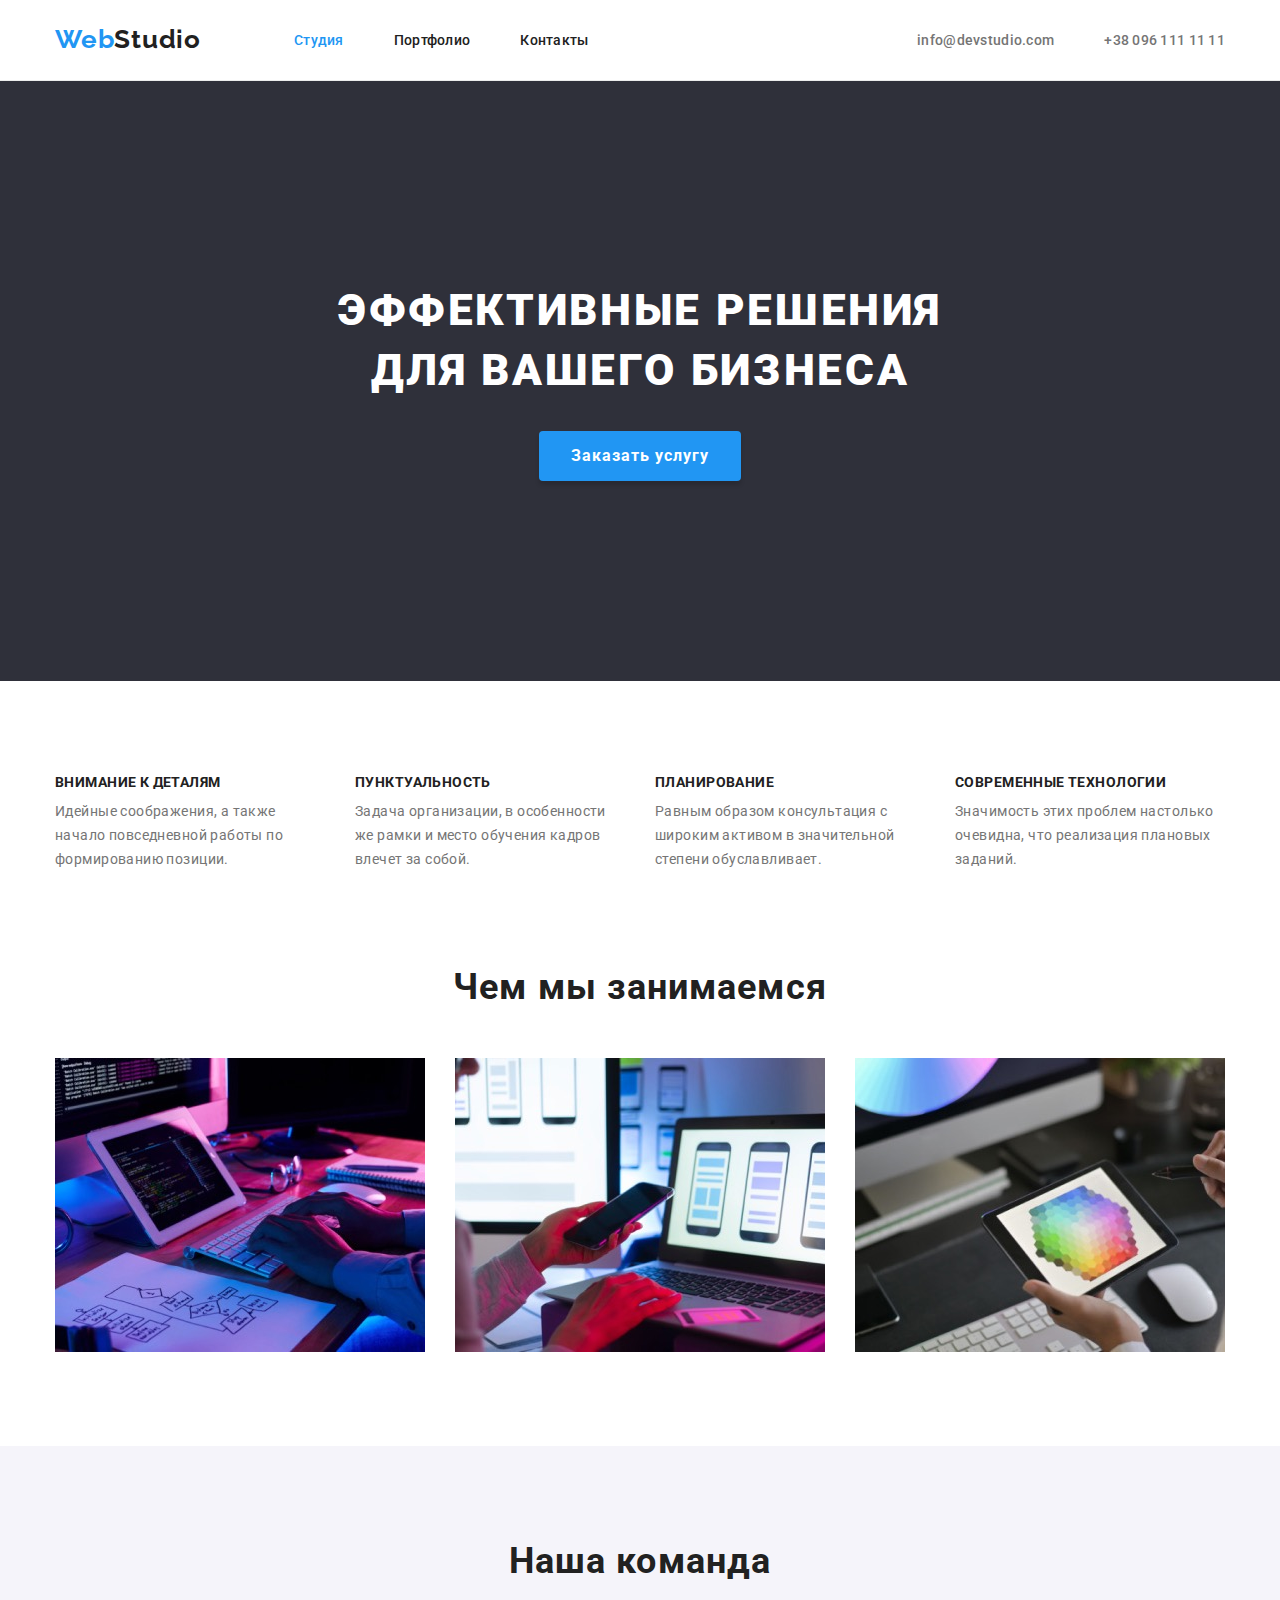
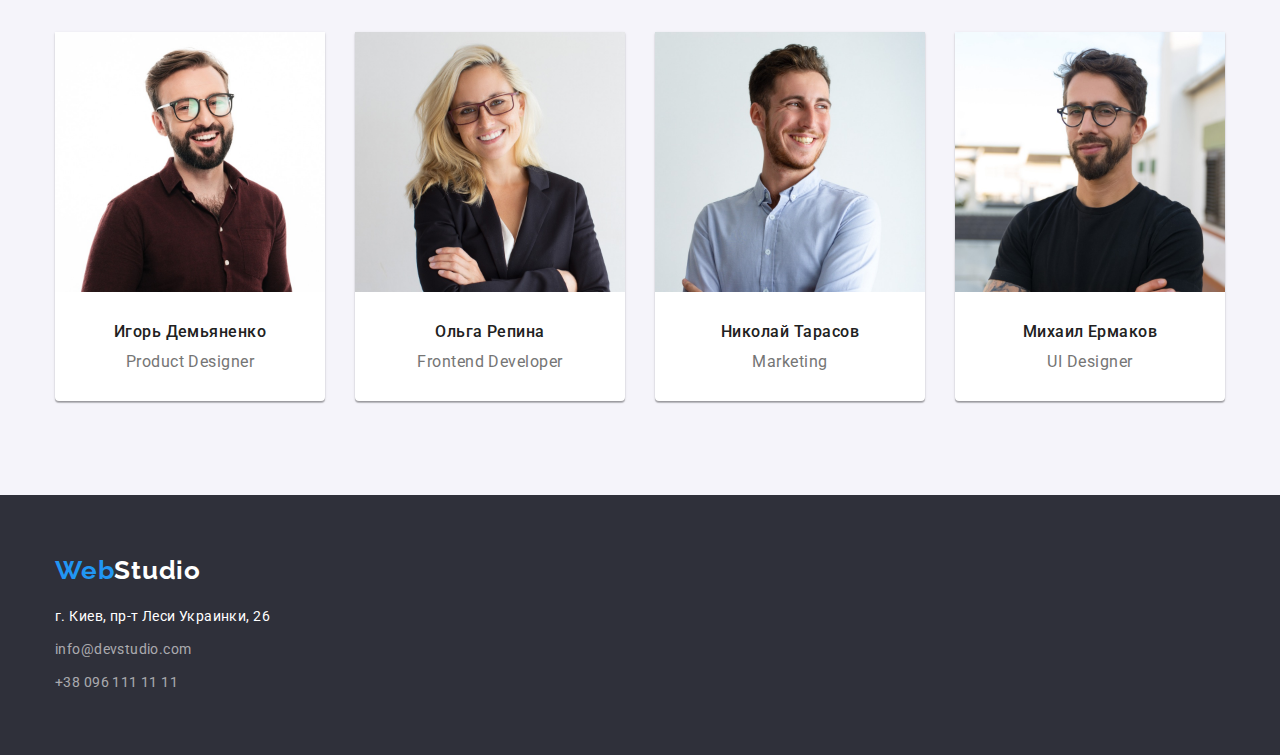
<file: index.html>
<!DOCTYPE html>
<html lang="ru">

<head>
    <meta charset="UTF-8">
    <meta http-equiv="X-UA-Compatible" content="IE=edge">
    <meta name="viewport" content="width=device-width, initial-scale=1.0">
    <title>WebStudio</title>
    <link rel="preconnect" href="https://fonts.googleapis.com">
    <link rel="preconnect" href="https://fonts.gstatic.com" crossorigin>
    <link
        href="https://fonts.googleapis.com/css2?family=Raleway:wght@700&family=Roboto:wght@400;500;700;900&display=swap"
        rel="stylesheet">
    <link rel="stylesheet"
        href="https://cdnjs.cloudflare.com/ajax/libs/modern-normalize/1.1.0/modern-normalize.min.css">
    <link rel="stylesheet" href="./css/styles.css">
</head>

<body>
    <header class="header">
        <div class="container main-nav">
            <nav class="header-nav">
                <a class="header-logo link" href="./index.html"> Web<span class="studio-logo">Studio</span> </a>
                <ul class="header-list list">
                    <li class="header-item"><a class="header-link link current" href="./index.html">Студия</a></li>
                    <li class="header-item"><a class="header-link link" href="./portfolio.html">Портфолио</a></li>
                    <li class="header-item"><a class="header-link link" href="">Контакты</a></li>
                </ul>
            </nav>

            <ul class="header-contact list">
                <li class="header-contact-item"><a class="header-mail link"
                        href="mailto:info@devstudio.com">info@devstudio.com</a></li>
                <li class="header-contact-item"><a class="header-tel link" href="tel:+380961111111">+38 096 111 11
                        11</a></li>
            </ul>
        </div>
    </header>

    <main>
        <section class="hero section">
            <div class="container">
                <h1 class="hero-title">Эффективные решения для вашего бизнеса</h1>
                <button type="button" class="hero-btn">Заказать услугу</button>
            </div>
        </section>

        <section class="about section">
            <div class="container">
                <h2 class="about-title visually-hidden"> О нас</h2>
                <ul class="about-list list">
                    <li class="about-item">
                        <h3 class="about-item-title">Внимание к деталям</h3>
                        <p class="about-item-text">Идейные соображения, а также начало повседневной работы по
                            формированию
                            позиции.</p>
                    </li>
                    <li class="about-item">
                        <h3 class="about-item-title">Пунктуальность</h3>
                        <p class="about-item-text">Задача организации, в особенности же рамки и место обучения кадров
                            влечет
                            за собой.</p>
                    </li>
                    <li class="about-item">
                        <h3 class="about-item-title">Планирование</h3>
                        <p class="about-item-text">Равным образом консультация с широким активом в значительной степени
                            обуславливает.</p>
                    </li>
                    <li class="about-item">
                        <h3 class="about-item-title">Современные технологии</h3>
                        <p class="about-item-text">Значимость этих проблем настолько очевидна, что реализация плановых
                            заданий.</p>
                    </li>
                </ul>
            </div>
        </section>

        <section class="we-do section">
            <div class="container">
                <h2 class="we-do-title">Чем мы занимаемся</h2>
                <ul class="we-do-list list">
                    <li class="we-do-item">
                        <img src="./images/about-img1.jpg" alt="Набор кода" width="370" height="294">
                    </li>
                    <li class="we-do-item">
                        <img src="./images/about-img2.jpg" alt="Мобильные приложения на экране" width="370"
                            height="294">
                    </li>
                    <li class="we-do-item">
                        <img src="./images/about-img3.jpg" alt="Цветовая палитра" width="370" height="294">
                    </li>
                </ul>
            </div>
        </section>

        <section class="team section">
            <div class="container">
                <h2 class="team-title">Наша команда</h2>
                <ul class="team-list list">
                    <li class="team-item">
                        <img src="./images/team-img1.jpg" alt="Игорь из команды" width="270" height="260">
                        <div class="team-content">
                            <h3 class="team-name">Игорь Демьяненко</h3>
                            <p class="team-job" lang="en">Product Designer</p>
                        </div>

                    </li>
                    <li class="team-item"><img src="./images/team-img2.jpg" alt="Ольга из команды" width="270"
                            height="260">
                        <div class="team-content">
                            <h3 class="team-name">Ольга Репина</h3>
                            <p class="team-job" lang="en">Frontend Developer</p>
                        </div>

                    </li>
                    <li class="team-item"><img src="./images/team-img3.jpg" alt="Николай из команды" width="270"
                            height="260">
                        <div class="team-content">
                            <h3 class="team-name">Николай Тарасов</h3>
                            <p class="team-job" lang="en">Marketing</p>
                        </div>

                    </li>
                    <li class="team-item">
                        <img src="./images/team-img4.jpg" alt="Михаил из команды" width="270" height="260">
                        <div class="team-content">
                            <h3 class="team-name">Михаил Ермаков</h3>
                            <p class="team-job" lang="en">UI Designer</p>
                        </div>

                    </li>
                </ul>
            </div>
        </section>
    </main>

    <footer class="footer section">
        <div class="container">
            <a class="footer-logo link" href="./index.html">
                Web<span class="footer-studio-logo">Studio</span></a>
            <address class="footer-address">
                <ul class="footer-list list">
                    <li class="footer-item"><a class="footer-address-link link"
                            href=" https://goo.gl/maps/7TcgNuWg4YXk1nS88"> г.
                            Киев, пр-т Леси Украинки,
                            26</a></li>
                    <li class="footer-item">
                        <a class="footer-mail link" href="mailto:info@devstudio.com">info@devstudio.com</a></li>
                    <li class="footer-item">
                        <a class="footer-tel link" href="tel:+380961111111">+38 096 111 11 11</a></li>
                </ul>
            </address>
        </div>
    </footer>
</body>

</html>
</file>
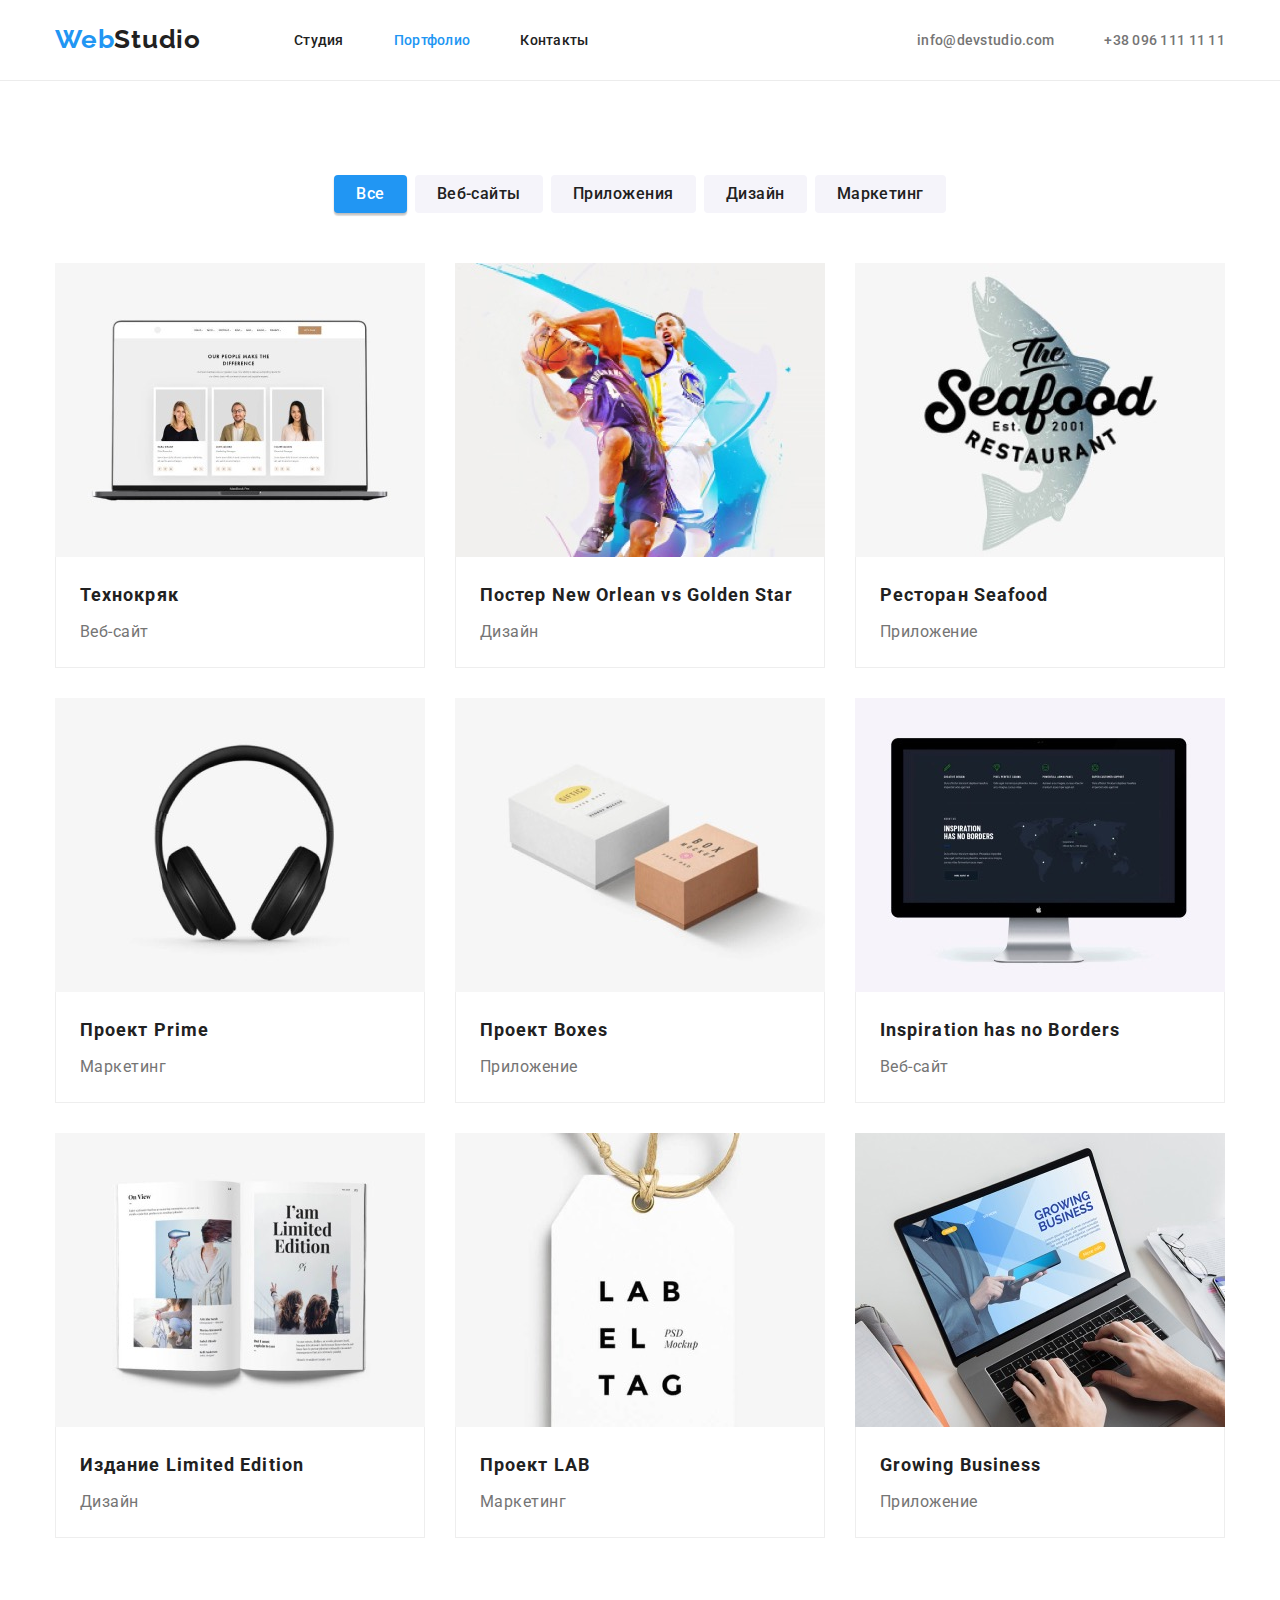
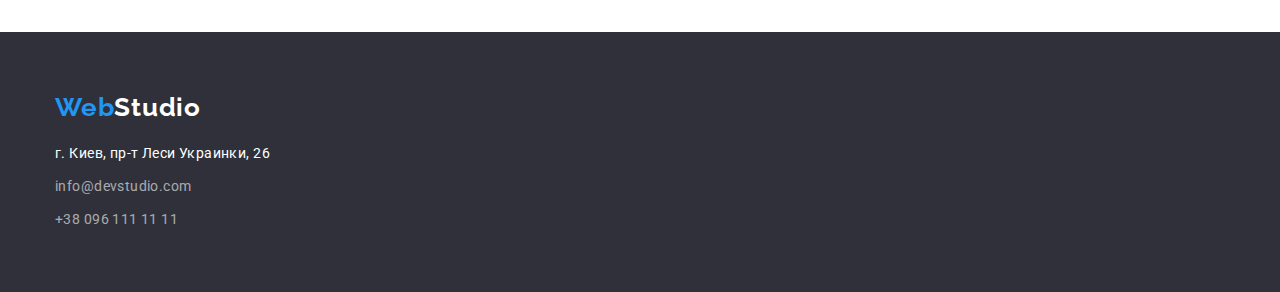
<file: portfolio.html>
<!DOCTYPE html>
<html lang="ru">

<head>
    <meta charset="UTF-8">
    <meta http-equiv="X-UA-Compatible" content="IE=edge">
    <meta name="viewport" content="width=device-width, initial-scale=1.0">
    <title>Портфолио</title>
    <link rel="preconnect" href="https://fonts.googleapis.com">
    <link rel="preconnect" href="https://fonts.gstatic.com" crossorigin>
    <link
        href="https://fonts.googleapis.com/css2?family=Raleway:wght@700&family=Roboto:wght@400;500;700;900&display=swap"
        rel="stylesheet">
    <link rel="stylesheet"
        href="https://cdnjs.cloudflare.com/ajax/libs/modern-normalize/1.1.0/modern-normalize.min.css">
    <link rel="stylesheet" href="./css/styles.css">
</head>

<body>
    <header class="header">
        <div class="container main-nav">
            <nav class="header-nav">
                <a class="header-logo link" href="./index.html"> Web<span class="studio-logo">Studio</span> </a>
                <ul class="header-list list">
                    <li class="header-item"><a class="header-link link" href="./index.html">Студия</a></li>
                    <li class="header-item"><a class="header-link link current" href="./portfolio.html">Портфолио</a>
                    </li>
                    <li class="header-item"><a class="header-link link" href="">Контакты</a></li>
                </ul>
            </nav>

            <ul class="header-contact list">
                <li class="header-contact-item"><a class="header-mail link"
                        href="mailto:info@devstudio.com">info@devstudio.com</a></li>
                <li class="header-contact-item"><a class="header-tel link" href="tel:+380961111111">+38 096 111 11
                        11</a></li>
            </ul>
        </div>
    </header>

    <main>

        <section class="products section">
            <h1 class="products-title visually-hidden">Наши продукты</h1>
            <div class="container">
                <ul class="products-nav list">
                    <li class="products-nav-item"><button class="products-nav-btn current-btn"
                            type="button">Все</button>
                    </li>
                    <li class="products-nav-item"><button class="products-nav-btn" type="button">Веб-сайты</button></li>
                    <li class="products-nav-item"><button class="products-nav-btn" type="button">Приложения</button>
                    </li>
                    <li class="products-nav-item"><button class="products-nav-btn" type="button">Дизайн</button></li>
                    <li class="products-nav-item"><button class="products-nav-btn" type="button">Маркетинг</button></li>
                </ul>

                <ul class="products-list list">
                    <li class="products-item"><a class="products-link link" href=""><img src="./images/technocrack.jpg"
                                alt="сайт Технокряк" width="370" height="294">
                            <div class="border-wrap">
                                <h2 class="products-item-title">Технокряк</h2>
                                <p class="products-item-text">Веб-сайт</p>
                            </div>

                        </a>
                    </li>
                    <li class="products-item"><a class="products-link link" href=""><img
                                src="./images/poster-new-orleans.jpg" alt="постер New Orleans" width="370" height="294">
                            <div class="border-wrap">
                                <h2 class="products-item-title">Постер <span lang="en">New Orlean vs Golden Star</span>
                                </h2>
                                <p class="products-item-text">Дизайн</p>
                            </div>
                        </a>
                    </li>
                    <li class="products-item"><a class="products-link link" href=""><img src="./images/seafood-rest.jpg"
                                alt="лого приложения ресторана Seafood" width="370" height="294">
                            <div class="border-wrap">
                                <h2 class="products-item-title">Ресторан <span lang="en">Seafood</span></h2>
                                <p class="products-item-text">Приложение</p>
                            </div>
                        </a>
                    </li>
                    <li class="products-item"><a class="products-link link" href=""><img
                                src="./images/project-prime.jpg" alt="наушники" width="370" height="294">
                            <div class="border-wrap">
                                <h2 class="products-item-title">Проект <span lang="en">Prime</span></h2>
                                <p class="products-item-text">Маркетинг</p>
                            </div>

                        </a>
                    </li>
                    <li class="products-item"><a class="products-link link" href=""> <img
                                src="./images/project-boxes.jpg" alt="проект boxes" width="370" height="294">
                            <div class="border-wrap">
                                <h2 class="products-item-title">Проект <span lang="en">Boxes</span></h2>
                                <p class="products-item-text">Приложение</p>
                            </div>

                        </a>
                    </li>
                    <li class="products-item"><a class="products-link link" href=""> <img
                                src="./images/insp-no-borders.jpg" alt="сайт Inspiration has no Borders" width="370"
                                height="294">
                            <div class="border-wrap">
                                <h2 class="products-item-title" lang="en">Inspiration has no Borders</h2>
                                <p class="products-item-text">Веб-сайт</p>
                            </div>

                        </a>
                    </li>
                    <li class="products-item"><a class="products-link link" href=""> <img src="./images/lim-edition.jpg"
                                alt="фото журнала Limited Edition" width="370" height="294">
                            <div class="border-wrap">
                                <h2 class="products-item-title">Издание <span lang="en">Limited Edition</span></h2>
                                <p class="products-item-text">Дизайн</p>
                            </div>

                        </a>
                    </li>
                    <li class="products-item"><a class="products-link link" href=""> <img src="./images/project-lab.jpg"
                                alt="лого проекта LAB" width="370" height="294">
                            <div class="border-wrap">
                                <h2 class="products-item-title">Проект <span lang="en">LAB</span></h2>
                                <p class="products-item-text">Маркетинг</p>
                            </div>

                        </a>
                    </li>
                    <li class="products-item"><a class="products-link link" href=""> <img
                                src="./images/growing-business.jpg" alt="приложение Growing Business на компьютере"
                                width="370" height="294">
                            <div class="border-wrap">
                                <h2 class="products-item-title" lang="en">Growing Business</h2>
                                <p class="products-item-text">Приложение</p>
                            </div>

                        </a>
                    </li>
                </ul>
            </div>
        </section>

    </main>
    <footer class="footer section">
        <div class="container">
            <a class="footer-logo link" href="./index.html">
                Web<span class="footer-studio-logo">Studio</span></a>
            <address class="footer-address">
                <ul class="footer-list list">
                    <li class="footer-item"><a class="footer-address-link link"
                            href=" https://goo.gl/maps/7TcgNuWg4YXk1nS88"> г.
                            Киев, пр-т Леси Украинки,
                            26</a></li>
                    <li class="footer-item">
                        <a class="footer-mail link" href="mailto:info@devstudio.com">info@devstudio.com</a></li>
                    <li class="footer-item">
                        <a class="footer-tel link" href="tel:+380961111111">+38 096 111 11 11</a></li>
                </ul>
            </address>
        </div>

    </footer>
</body>

</html>
</file>
<file: css/styles.css>
:root {
  --white-color: #ffffff;
  --black-color: #212121;
  --gray-color: #757575;
  --ash-color: #f5f4fa;
  --light-gray-color: rgba(255, 255, 255, 0.6);
  --dark-gray-color: #2f303a;
  --accent-color: #2196f3;
  --btn-hover-color: #188ce8;
}

/* .............UTILITIES................ */

.visually-hidden {
  position: absolute;
  width: 1px;
  height: 1px;
  margin: -1px;
  border: 0;
  padding: 0;
  white-space: nowrap;
  clip-path: inset(100%);
  clip: rect(0 0 0 0);
  overflow: hidden;
}

p,
h1,
h2,
h3,
h4,
h5,
h6 {
  margin: 0;
}

ul {
  margin: 0;
  padding: 0;
}

body {
  font-family: "Roboto", sans-serif;
  color: var(--black-color);
}

img {
  display: block;
  max-width: 100%;
  height: auto;
}

.list {
  list-style: none;
}

.link {
  text-decoration: none;
}

.section {
  padding-top: 94px;
  padding-bottom: 94px;
}

.container {
  width: 1200px;
  padding: 0 15px;
  margin: 0 auto;
}

/* .............LOGO................ */

.header-logo,
.footer-logo {
  font-family: "Raleway", sans-serif;
  font-weight: 700;
  font-size: 26px;
  line-height: 1.19;
  letter-spacing: 0.03em;
  color: var(--accent-color);
}

.header-logo {
  display: block;
  padding-top: 24px;
  padding-bottom: 25px;
  margin-right: 93px;
}

.studio-logo {
  font-family: "Raleway", sans-serif;
  font-weight: 700;
  font-size: 26px;
  line-height: 1.19;
  letter-spacing: 0.03em;
  color: var(--black-color);
}

.footer-studio-logo {
  font-family: "Raleway", sans-serif;
  font-weight: 700;
  font-size: 26px;
  line-height: 1.19;
  letter-spacing: 0.03em;
  color: var(--white-color);
}

/* ----------------------- STUDIO --------------------- */

/* .............HEADER................ */

.header {
  border-bottom: 1px solid #ececec;
}

.main-nav,
.header-list {
  display: flex;
  align-items: center;
}

.header-nav {
  display: flex;
  margin-right: auto;
}

.header-item:not(:last-child) {
  margin-right: 50px;
}

.header-link {
  padding: 32px 0 32px 0;

  font-weight: 500;
  font-size: 14px;
  line-height: 1.14;
  letter-spacing: 0.02em;
  color: var(--black-color);
}

.header-contact {
  display: flex;
}

.header-contact-item:not(:last-child) {
  margin-right: 50px;
}

.header-link:hover,
.header-link:focus,
.header-mail:hover,
.header-mail:focus,
.header-tel:hover,
.header-tel:focus,
.header-list .link.current {
  color: var(--accent-color);
}

.header-mail,
.header-tel {
  padding: 32px 0 32px 0;

  font-weight: 500;
  font-size: 14px;
  line-height: 1.14;
  letter-spacing: 0.02em;
  color: var(--gray-color);
}

/* .............HERO................ */

.hero {
  background-color: var(--dark-gray-color);
}

.hero.section {
  padding-top: 200px;
  padding-bottom: 200px;
}

.hero-title {
  margin-bottom: 30px;
  margin-left: auto;
  margin-right: auto;
  max-width: 696px;

  font-weight: 900;
  font-size: 44px;
  line-height: 1.36;
  text-align: center;
  letter-spacing: 0.06em;
  text-transform: uppercase;
  color: var(--white-color);
}

.hero-btn {
  display: flex;
  margin-left: auto;
  margin-right: auto;
  padding: 10px 32px;

  font-family: inherit;
  font-weight: 700;
  font-size: 16px;
  line-height: 1.87;
  display: flex;
  align-items: center;
  text-align: center;
  letter-spacing: 0.06em;
  cursor: pointer;
  background-color: var(--accent-color);
  color: var(--white-color);
  box-shadow: 0px 4px 4px rgba(0, 0, 0, 0.15);
  border-radius: 4px;
  border: none;
}

.hero-btn:hover,
.hero-btn:focus {
  background-color: var(--btn-hover-color);
}

/* .............ABOUT................ */

.about-list {
  display: flex;
}

.about-item {
  flex-basis: calc((100% - 60px) / 4);
}

.about-item:not(:last-child) {
  margin-right: 30px;
}

.about-item-title {
  margin-bottom: 10px;

  font-weight: 700;
  font-size: 14px;
  line-height: 1.14;
  letter-spacing: 0.03em;
  text-transform: uppercase;
  color: var(--black-color);
}

.about-item-text {
  font-size: 14px;
  line-height: 1.71;
  letter-spacing: 0.03em;
  color: var(--gray-color);
}

/* .............WHAT WE DO................ */

.we-do.section {
  padding-top: 0px;
}

.we-do-title {
  margin-bottom: 50px;

  font-weight: 700;
  font-size: 36px;
  line-height: 1.17;
  text-align: center;
  letter-spacing: 0.03em;
  color: var(--black-color);
}

.we-do-list {
  display: flex;
}

.we-do-item:not(:last-child) {
  margin-right: 30px;
}

.we-do-item {
  flex-basis: calc((100% - 60px) / 3);
}

/* .............TEAM................ */

.team {
  background-color: var(--ash-color);
}

.team-title {
  margin-bottom: 50px;

  font-weight: 700;
  font-size: 36px;
  line-height: 1.17;
  text-align: center;
  letter-spacing: 0.03em;
  color: var(--black-color);
}

.team-list {
  display: flex;
}

.team-item {
  flex-basis: calc((100% - 60px) / 4);

  background-color: var(--white-color);
  box-shadow: 0px 1px 3px rgba(0, 0, 0, 0.12), 0px 1px 1px rgba(0, 0, 0, 0.14),
    0px 2px 1px rgba(0, 0, 0, 0.2);
  border-radius: 0px 0px 4px 4px;
}

.team-item:not(:last-child) {
  margin-right: 30px;
}

.team-content {
  padding-top: 30px;
  padding-bottom: 30px;
  text-align: center;
}

.team-name {
  margin-bottom: 10px;

  font-weight: 500;
  font-size: 16px;
  line-height: 1.19;
  letter-spacing: 0.03em;
  color: var(--black-color);
}

.team-job {
  font-size: 16px;
  line-height: 1.19;
  letter-spacing: 0.03em;
  color: var(--gray-color);
}

/* .............FOOTER................ */

.footer {
  display: flex;
  align-content: center;
  background-color: var(--dark-gray-color);
}

.footer.section {
  padding-top: 60px;
  padding-bottom: 60px;
}

.footer-logo {
  display: flex;
  margin-bottom: 20px;
}

.footer-item:not(:last-child) {
  margin-bottom: 9px;
}

.footer-address-link {
  font-style: normal;
  font-size: 14px;
  line-height: 1.71;
  letter-spacing: 0.03em;
  color: var(--white-color);
}

.footer-mail,
.footer-tel {
  font-style: normal;
  font-size: 14px;
  line-height: 1.71;
  letter-spacing: 0.03em;
  color: var(--light-gray-color);
}

.footer-mail:hover,
.footer-mail:focus,
.footer-tel:hover,
.footer-tel:focus {
  color: var(--accent-color);
}

/* ----------------------- PORTFOLIO --------------------- */

/* .............PRODUCTS................ */

.products-nav {
  display: flex;
  justify-content: center;
  margin-bottom: 50px;
}

.products-nav-item:not(:last-child) {
  margin-right: 8px;
}

.products-nav-btn {
  padding: 6px 22px 6px 22px;

  font-family: inherit;
  font-weight: 500;
  font-size: 16px;
  line-height: 1.62;
  text-align: center;
  letter-spacing: 0.03em;
  border-radius: 4px;
  outline: none;
  border: none;
  cursor: pointer;
  color: var(--black-color);
  background-color: var(--ash-color);
}

.products-nav-btn:hover,
.products-nav-btn:focus,
.products-nav .products-nav-btn.current-btn {
  color: var(--white-color);
  background: var(--accent-color);
  box-shadow: 0px 3px 1px rgba(0, 0, 0, 0.1), 0px 1px 2px rgba(0, 0, 0, 0.08),
    0px 2px 2px rgba(0, 0, 0, 0.12);
}

.products-list {
  display: flex;
  flex-wrap: wrap;
}

.products-item {
  flex-basis: calc((100% - 60px) / 3);
  margin-right: 30px;
  margin-bottom: 30px;
}

.products-item:nth-child(3n) {
  margin-right: 0;
}

.products-item:nth-last-child(-n + 3) {
  margin-bottom: 0px;
}

.products-item-title {
  margin-bottom: 4px;

  font-weight: 700;
  font-size: 18px;
  line-height: 2;
  letter-spacing: 0.06em;
  color: var(--black-color);
}

.products-item-text {
  font-weight: 400;
  font-size: 16px;
  line-height: 1.87;
  letter-spacing: 0.03em;
  color: var(--gray-color);
}

.border-wrap {
  border: 1px solid #eeeeee;
  border-top: 0px;
  padding: 20px 24px;
}
</file>
